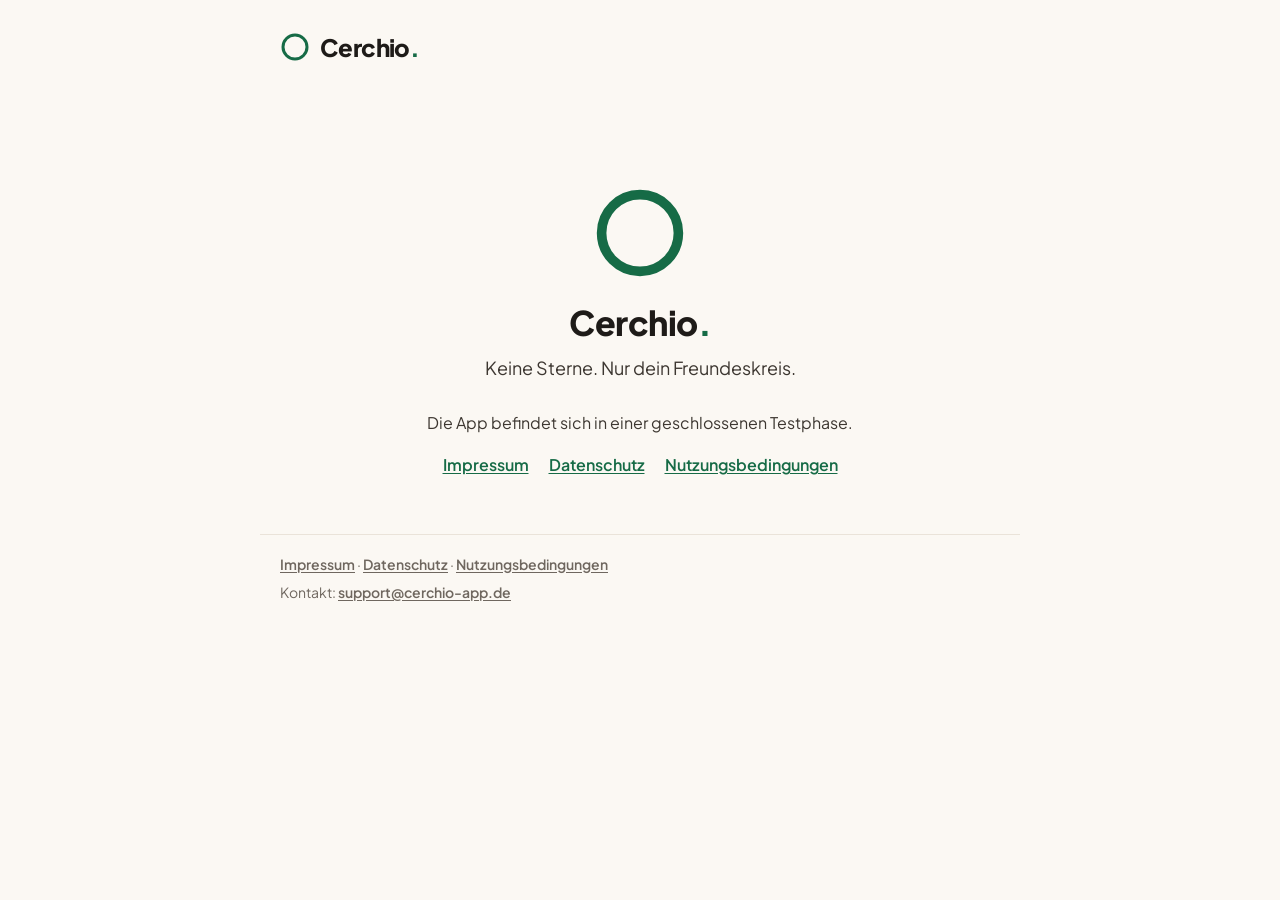
<file: index.html>
<!doctype html>
<html lang="de">
<head>
<meta charset="utf-8">
<meta name="viewport" content="width=device-width, initial-scale=1">
<title>Cerchio</title>
<meta name="description" content="Cerchio – Keine Sterne. Nur dein Freundeskreis.">
<link rel="icon" href="/icon.png">
<link rel="stylesheet" href="/stil.css">
</head>
<body class="start">
<header><a class="logo" href="/" aria-label="Cerchio – Startseite">
  <svg width="30" height="30" viewBox="0 0 30 30" aria-hidden="true"><circle cx="15" cy="15" r="12" fill="none" stroke="#166B46" stroke-width="3"/></svg>
  <span>Cerchio<span class="punkt">.</span></span>
</a></header>
<main>
<svg class="ring" width="96" height="96" viewBox="0 0 30 30" aria-hidden="true"><circle cx="15" cy="15" r="12" fill="none" stroke="#166B46" stroke-width="3"/></svg>
<h1>Cerchio<span style="color:#166B46">.</span></h1>
<p class="satz">Keine Sterne. Nur dein Freundeskreis.</p>
<p>Die App befindet sich in einer geschlossenen Testphase.</p>
<p class="links"><a href="/impressum/">Impressum</a><a href="/datenschutz/">Datenschutz</a><a href="/nutzungsbedingungen/">Nutzungsbedingungen</a></p>
</main>
<footer>
  <nav><a href="/impressum/">Impressum</a> · <a href="/datenschutz/">Datenschutz</a> · <a href="/nutzungsbedingungen/">Nutzungsbedingungen</a></nav>
  <p>Kontakt: <a href="mailto:support@cerchio-app.de">support@cerchio-app.de</a></p>
</footer>
</body>
</html>
</file>
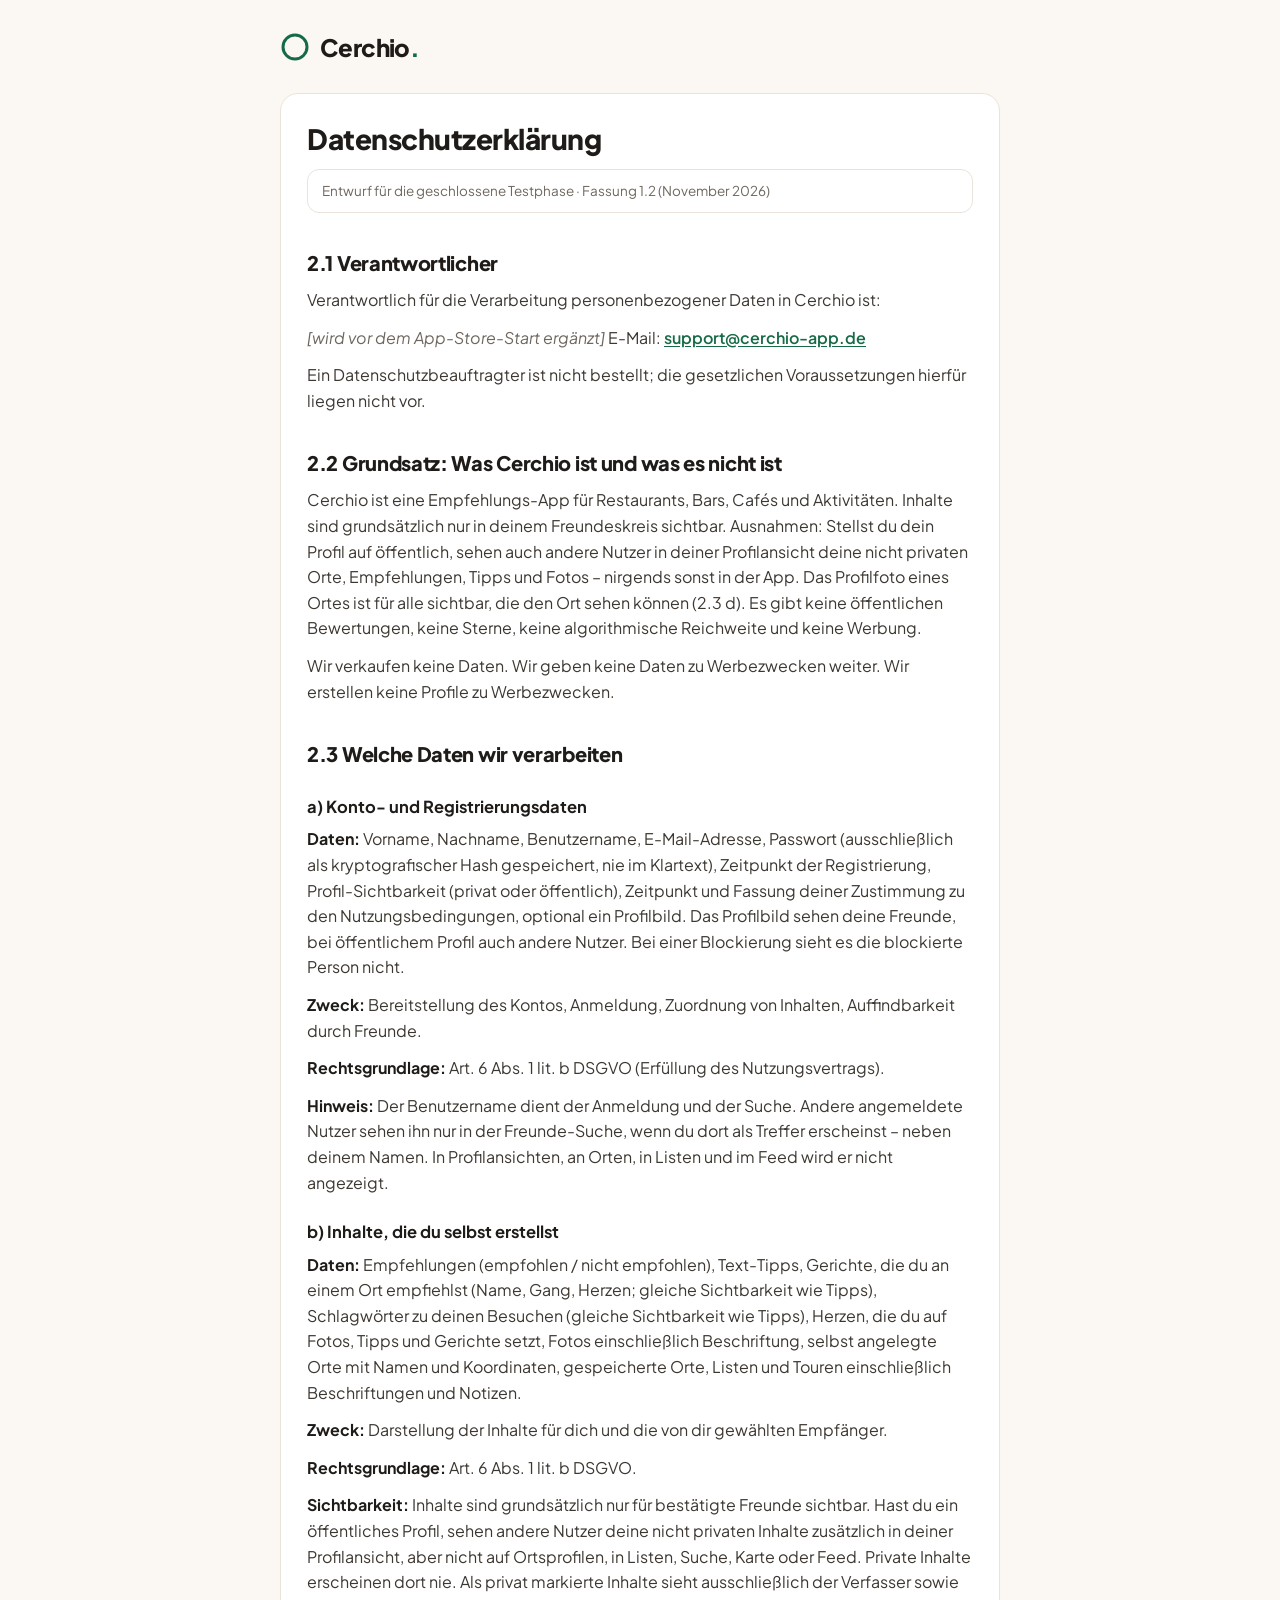
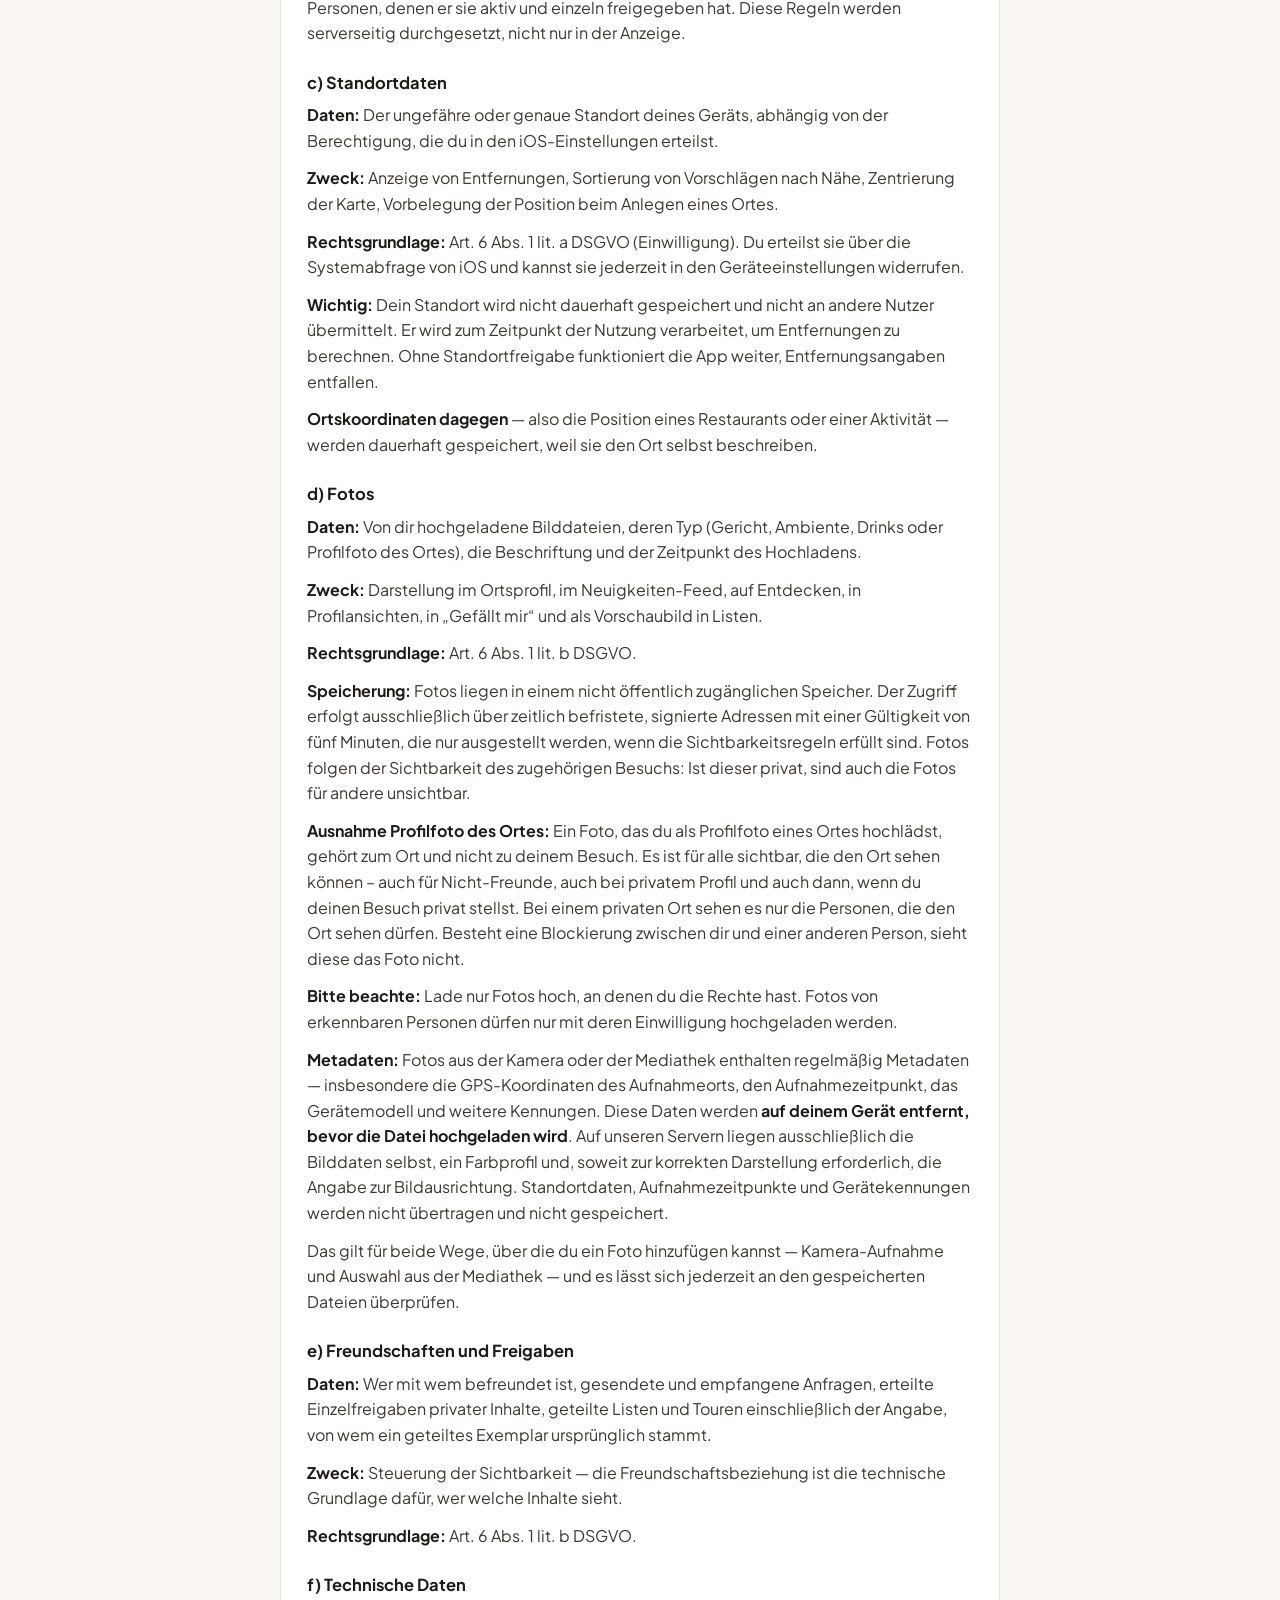
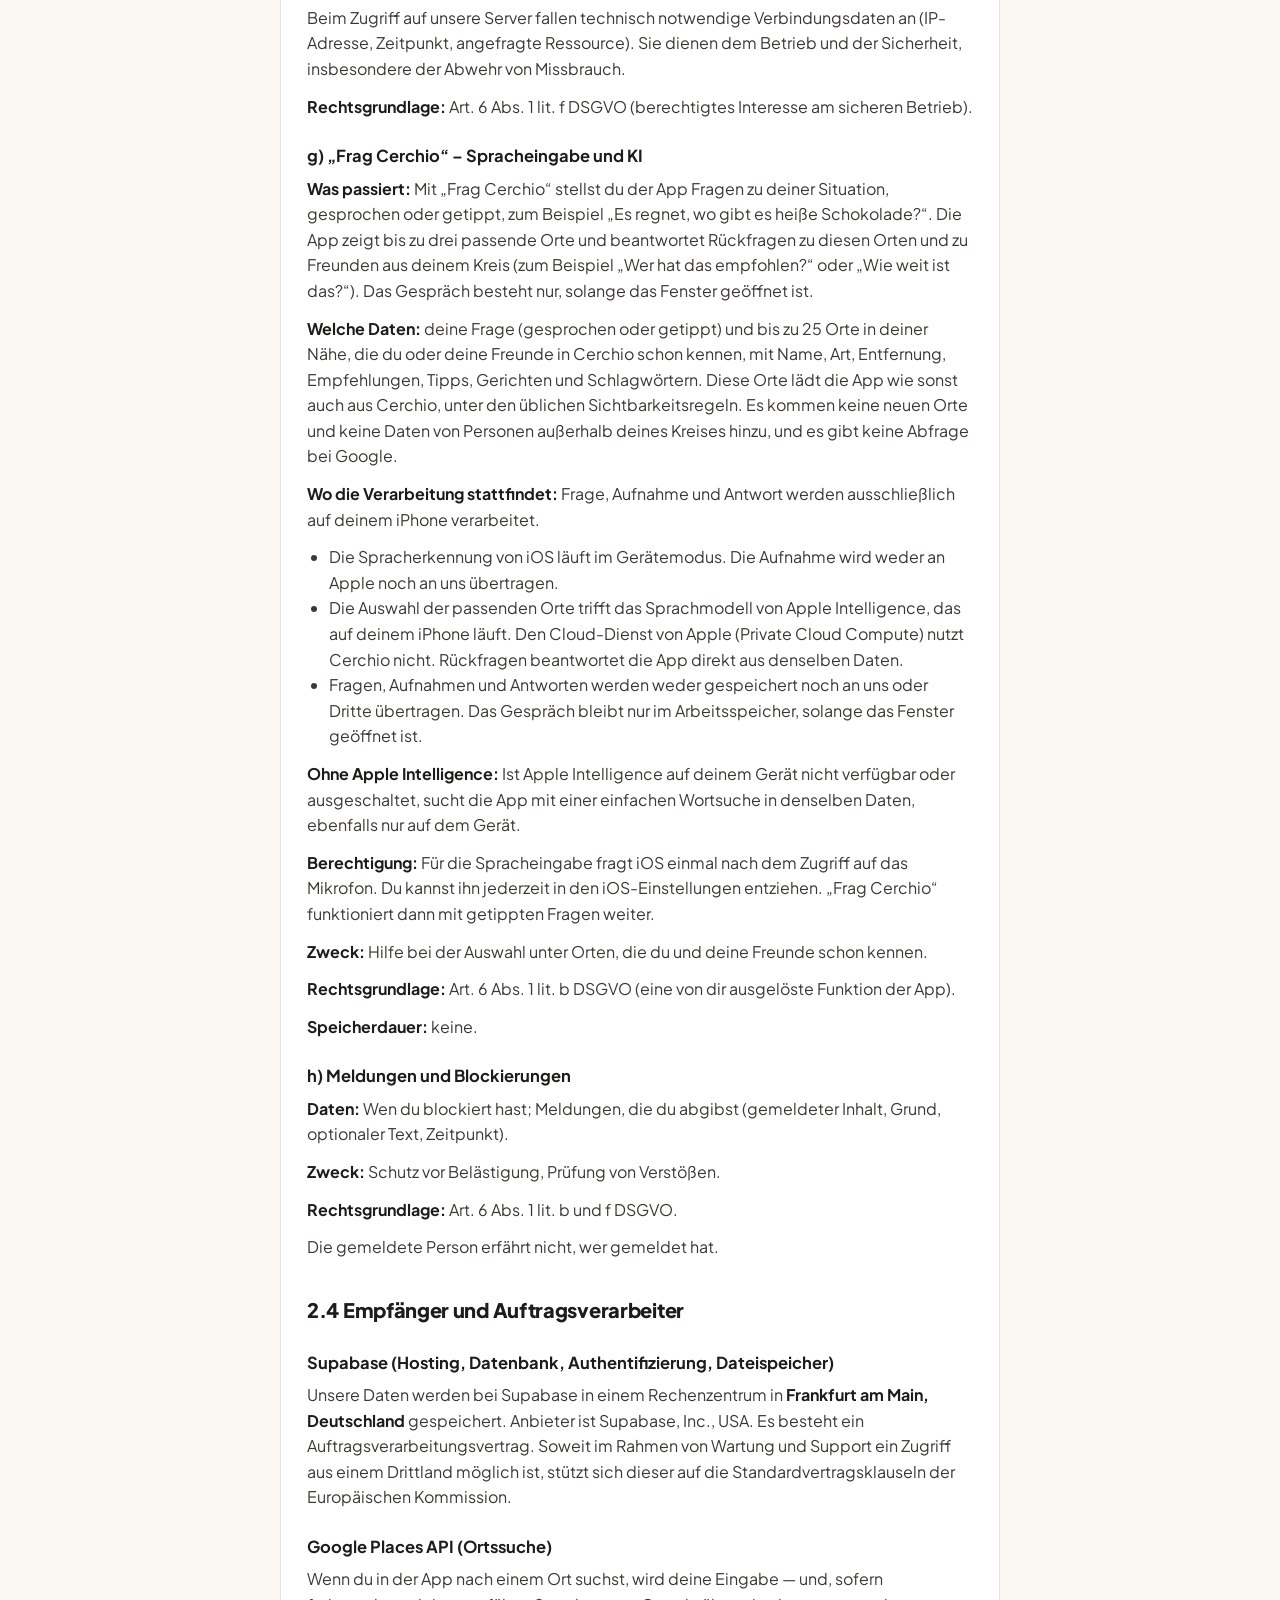
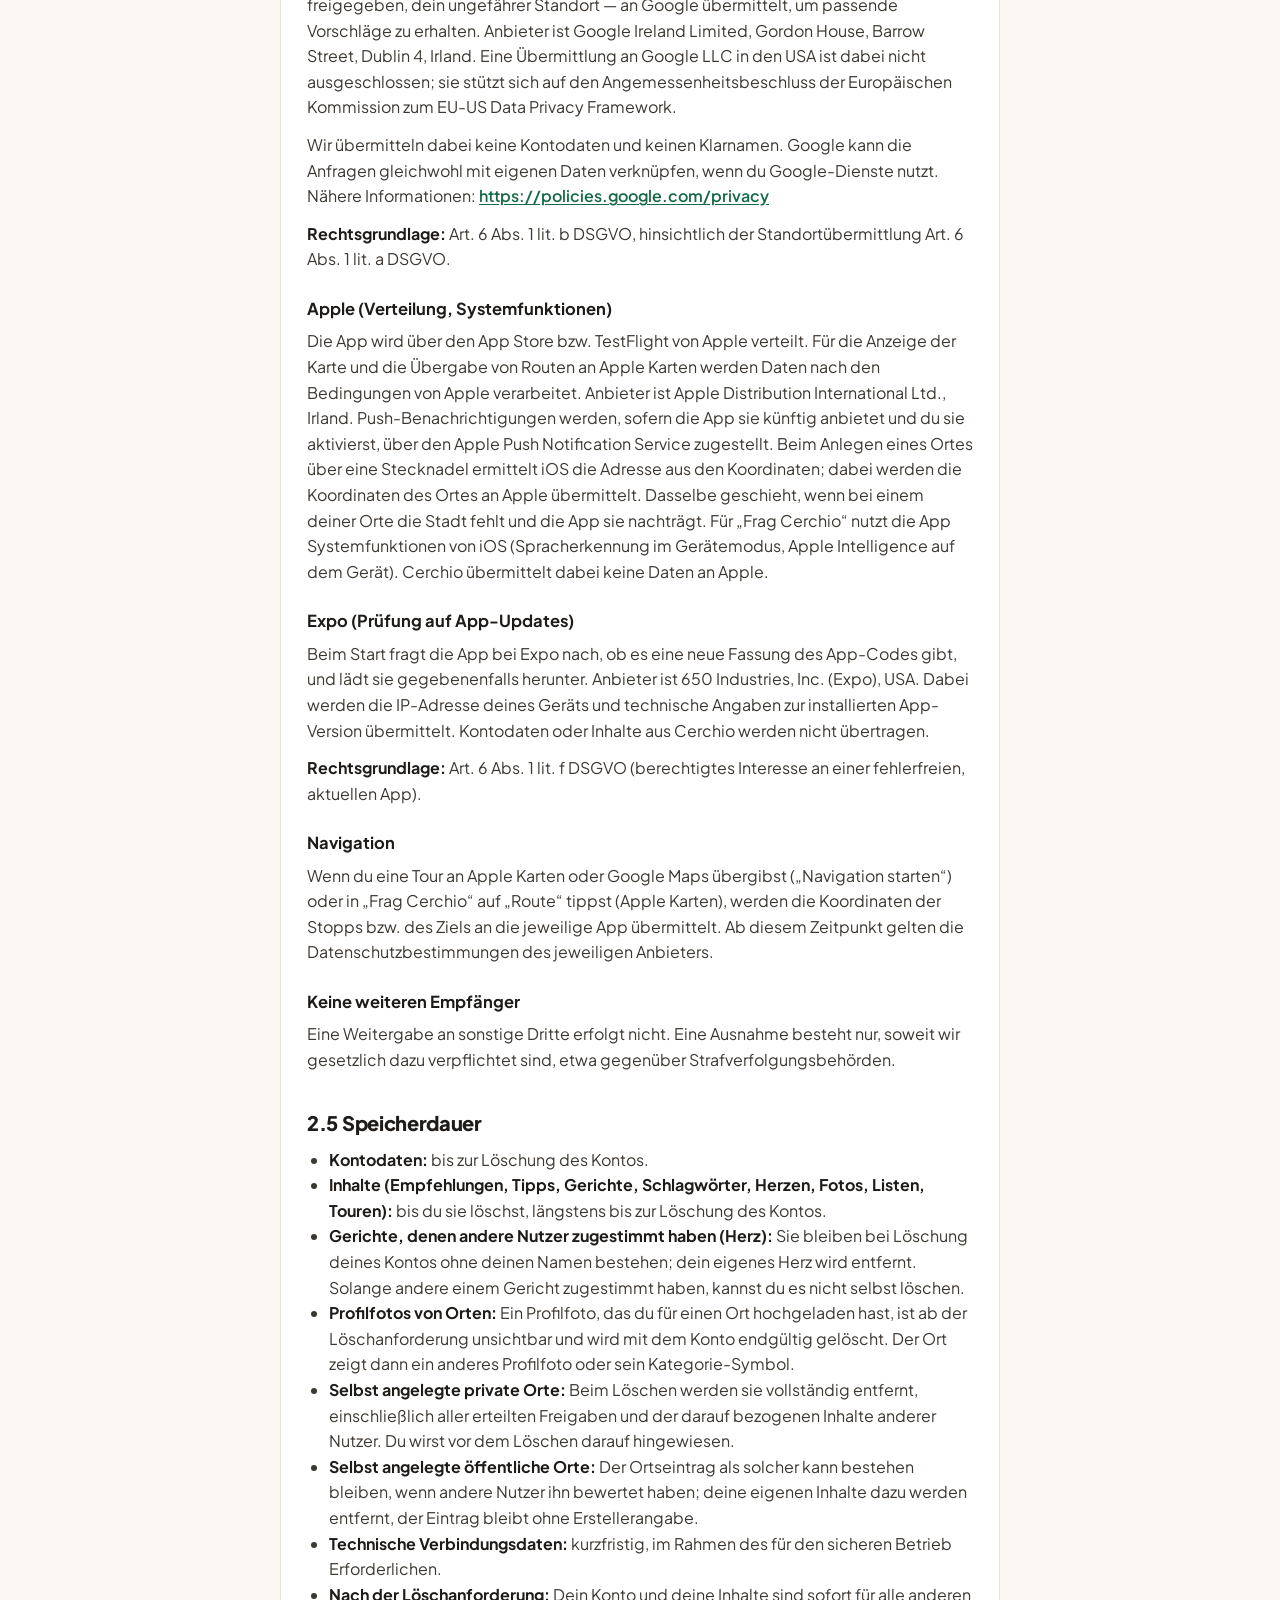
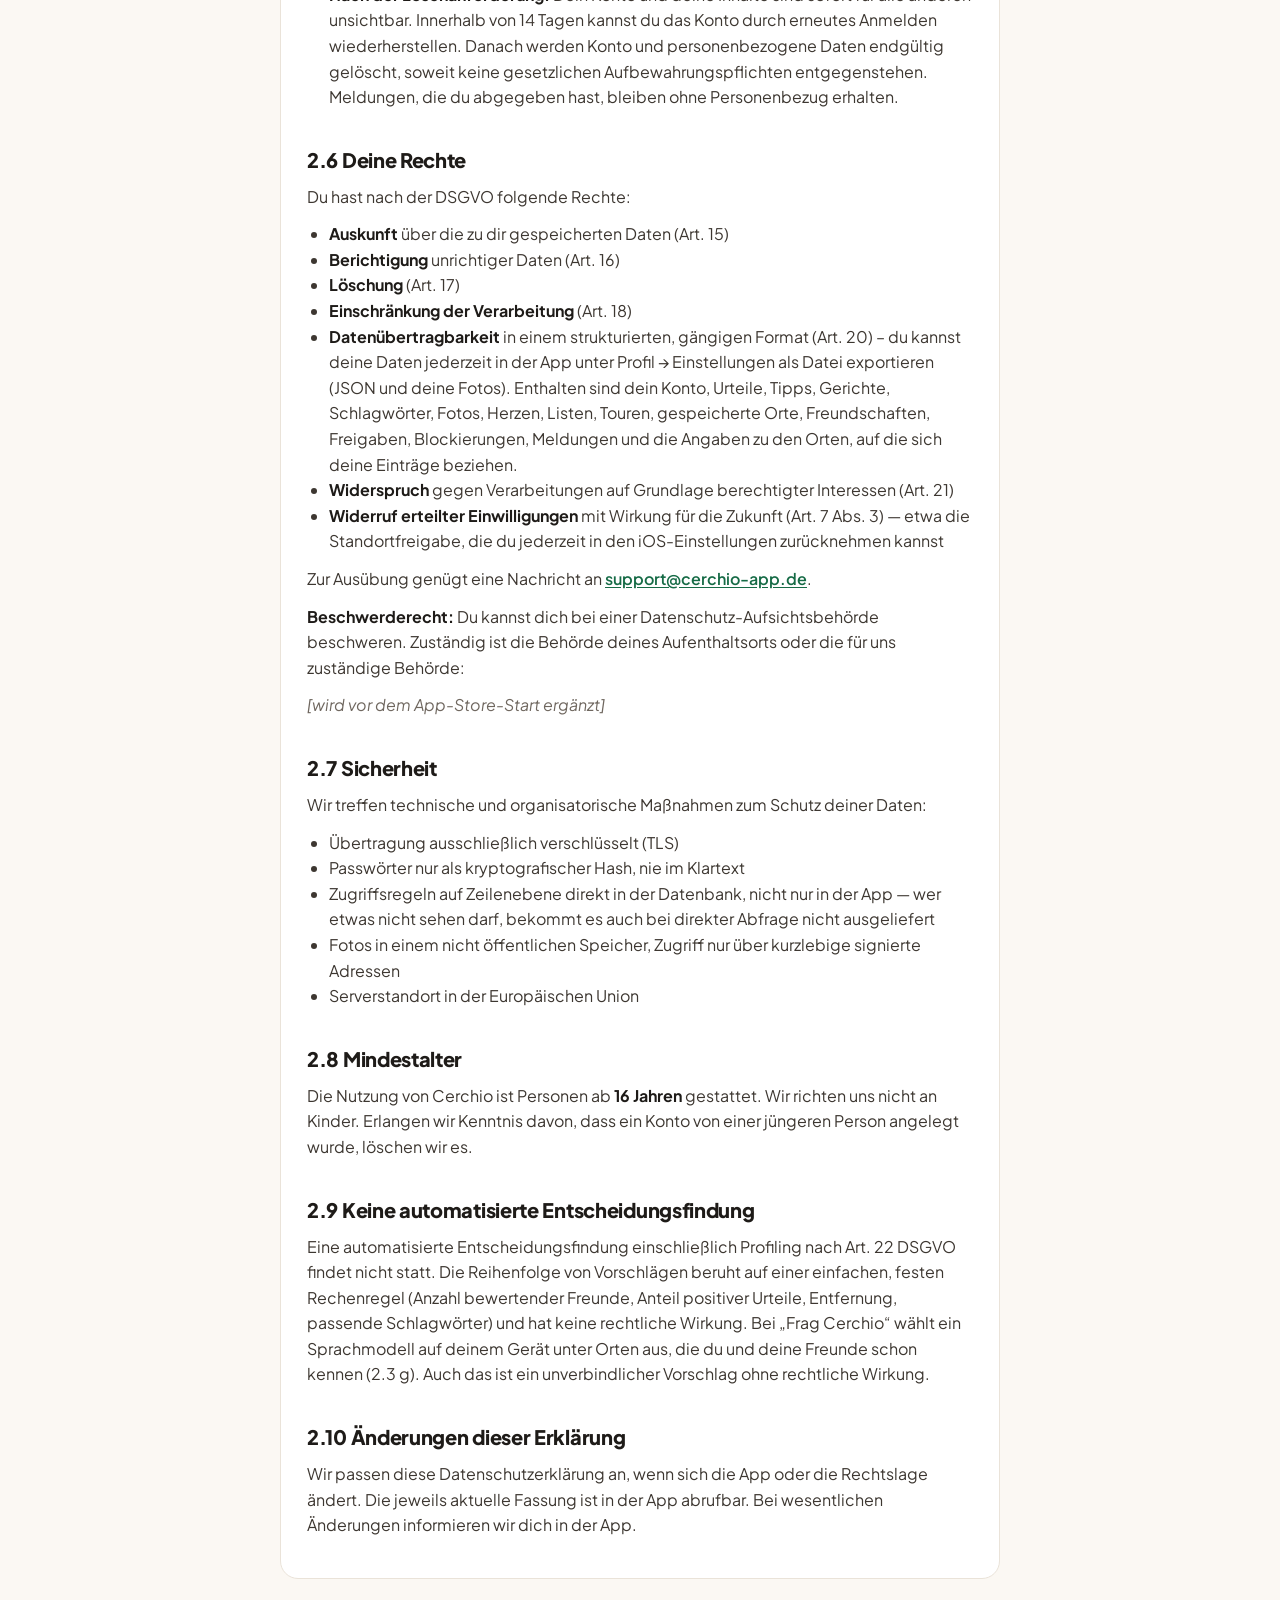
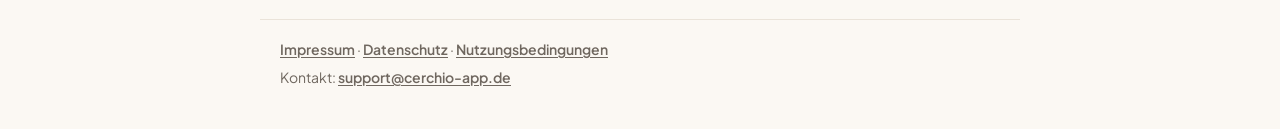
<file: datenschutz/index.html>
<!doctype html>
<html lang="de">
<head>
<meta charset="utf-8">
<meta name="viewport" content="width=device-width, initial-scale=1">
<title>Datenschutzerklärung – Cerchio</title>
<meta name="description" content="Datenschutzerklärung der App Cerchio">
<link rel="icon" href="/icon.png">
<link rel="stylesheet" href="/stil.css">
</head>
<body>
<header><a class="logo" href="/" aria-label="Cerchio – Startseite">
  <svg width="30" height="30" viewBox="0 0 30 30" aria-hidden="true"><circle cx="15" cy="15" r="12" fill="none" stroke="#166B46" stroke-width="3"/></svg>
  <span>Cerchio<span class="punkt">.</span></span>
</a></header>
<main>
<article class="karte">
<h1>Datenschutzerklärung</h1>
<span class="hinweis">Entwurf für die geschlossene Testphase · Fassung 1.2 (November 2026)</span>
<h2>2.1 Verantwortlicher</h2>
<p>Verantwortlich für die Verarbeitung personenbezogener Daten in Cerchio ist:</p>
<p><span class="platzhalter">[wird vor dem App-Store-Start ergänzt]</span> E-Mail: <a href="mailto:support@cerchio-app.de">support@cerchio-app.de</a></p>
<p>Ein Datenschutzbeauftragter ist nicht bestellt; die gesetzlichen Voraussetzungen hierfür liegen nicht vor.</p>
<h2>2.2 Grundsatz: Was Cerchio ist und was es nicht ist</h2>
<p>Cerchio ist eine Empfehlungs-App für Restaurants, Bars, Cafés und Aktivitäten. Inhalte sind grundsätzlich nur in deinem Freundeskreis sichtbar. Ausnahmen: Stellst du dein Profil auf öffentlich, sehen auch andere Nutzer in deiner Profilansicht deine nicht privaten Orte, Empfehlungen, Tipps und Fotos – nirgends sonst in der App. Das Profilfoto eines Ortes ist für alle sichtbar, die den Ort sehen können (2.3 d). Es gibt keine öffentlichen Bewertungen, keine Sterne, keine algorithmische Reichweite und keine Werbung.</p>
<p>Wir verkaufen keine Daten. Wir geben keine Daten zu Werbezwecken weiter. Wir erstellen keine Profile zu Werbezwecken.</p>
<h2>2.3 Welche Daten wir verarbeiten</h2>
<h3>a) Konto- und Registrierungsdaten</h3>
<p><strong>Daten:</strong> Vorname, Nachname, Benutzername, E-Mail-Adresse, Passwort (ausschließlich als kryptografischer Hash gespeichert, nie im Klartext), Zeitpunkt der Registrierung, Profil-Sichtbarkeit (privat oder öffentlich), Zeitpunkt und Fassung deiner Zustimmung zu den Nutzungsbedingungen, optional ein Profilbild. Das Profilbild sehen deine Freunde, bei öffentlichem Profil auch andere Nutzer. Bei einer Blockierung sieht es die blockierte Person nicht.</p>
<p><strong>Zweck:</strong> Bereitstellung des Kontos, Anmeldung, Zuordnung von Inhalten, Auffindbarkeit durch Freunde.</p>
<p><strong>Rechtsgrundlage:</strong> Art. 6 Abs. 1 lit. b DSGVO (Erfüllung des Nutzungsvertrags).</p>
<p><strong>Hinweis:</strong> Der Benutzername dient der Anmeldung und der Suche. Andere angemeldete Nutzer sehen ihn nur in der Freunde-Suche, wenn du dort als Treffer erscheinst – neben deinem Namen. In Profilansichten, an Orten, in Listen und im Feed wird er nicht angezeigt.</p>
<h3>b) Inhalte, die du selbst erstellst</h3>
<p><strong>Daten:</strong> Empfehlungen (empfohlen / nicht empfohlen), Text-Tipps, Gerichte, die du an einem Ort empfiehlst (Name, Gang, Herzen; gleiche Sichtbarkeit wie Tipps), Schlagwörter zu deinen Besuchen (gleiche Sichtbarkeit wie Tipps), Herzen, die du auf Fotos, Tipps und Gerichte setzt, Fotos einschließlich Beschriftung, selbst angelegte Orte mit Namen und Koordinaten, gespeicherte Orte, Listen und Touren einschließlich Beschriftungen und Notizen.</p>
<p><strong>Zweck:</strong> Darstellung der Inhalte für dich und die von dir gewählten Empfänger.</p>
<p><strong>Rechtsgrundlage:</strong> Art. 6 Abs. 1 lit. b DSGVO.</p>
<p><strong>Sichtbarkeit:</strong> Inhalte sind grundsätzlich nur für bestätigte Freunde sichtbar. Hast du ein öffentliches Profil, sehen andere Nutzer deine nicht privaten Inhalte zusätzlich in deiner Profilansicht, aber nicht auf Ortsprofilen, in Listen, Suche, Karte oder Feed. Private Inhalte erscheinen dort nie. Als privat markierte Inhalte sieht ausschließlich der Verfasser sowie Personen, denen er sie aktiv und einzeln freigegeben hat. Diese Regeln werden serverseitig durchgesetzt, nicht nur in der Anzeige.</p>
<h3>c) Standortdaten</h3>
<p><strong>Daten:</strong> Der ungefähre oder genaue Standort deines Geräts, abhängig von der Berechtigung, die du in den iOS-Einstellungen erteilst.</p>
<p><strong>Zweck:</strong> Anzeige von Entfernungen, Sortierung von Vorschlägen nach Nähe, Zentrierung der Karte, Vorbelegung der Position beim Anlegen eines Ortes.</p>
<p><strong>Rechtsgrundlage:</strong> Art. 6 Abs. 1 lit. a DSGVO (Einwilligung). Du erteilst sie über die Systemabfrage von iOS und kannst sie jederzeit in den Geräteeinstellungen widerrufen.</p>
<p><strong>Wichtig:</strong> Dein Standort wird nicht dauerhaft gespeichert und nicht an andere Nutzer übermittelt. Er wird zum Zeitpunkt der Nutzung verarbeitet, um Entfernungen zu berechnen. Ohne Standortfreigabe funktioniert die App weiter, Entfernungsangaben entfallen.</p>
<p><strong>Ortskoordinaten dagegen</strong> — also die Position eines Restaurants oder einer Aktivität — werden dauerhaft gespeichert, weil sie den Ort selbst beschreiben.</p>
<h3>d) Fotos</h3>
<p><strong>Daten:</strong> Von dir hochgeladene Bilddateien, deren Typ (Gericht, Ambiente, Drinks oder Profilfoto des Ortes), die Beschriftung und der Zeitpunkt des Hochladens.</p>
<p><strong>Zweck:</strong> Darstellung im Ortsprofil, im Neuigkeiten-Feed, auf Entdecken, in Profilansichten, in „Gefällt mir“ und als Vorschaubild in Listen.</p>
<p><strong>Rechtsgrundlage:</strong> Art. 6 Abs. 1 lit. b DSGVO.</p>
<p><strong>Speicherung:</strong> Fotos liegen in einem nicht öffentlich zugänglichen Speicher. Der Zugriff erfolgt ausschließlich über zeitlich befristete, signierte Adressen mit einer Gültigkeit von fünf Minuten, die nur ausgestellt werden, wenn die Sichtbarkeitsregeln erfüllt sind. Fotos folgen der Sichtbarkeit des zugehörigen Besuchs: Ist dieser privat, sind auch die Fotos für andere unsichtbar.</p>
<p><strong>Ausnahme Profilfoto des Ortes:</strong> Ein Foto, das du als Profilfoto eines Ortes hochlädst, gehört zum Ort und nicht zu deinem Besuch. Es ist für alle sichtbar, die den Ort sehen können – auch für Nicht-Freunde, auch bei privatem Profil und auch dann, wenn du deinen Besuch privat stellst. Bei einem privaten Ort sehen es nur die Personen, die den Ort sehen dürfen. Besteht eine Blockierung zwischen dir und einer anderen Person, sieht diese das Foto nicht.</p>
<p><strong>Bitte beachte:</strong> Lade nur Fotos hoch, an denen du die Rechte hast. Fotos von erkennbaren Personen dürfen nur mit deren Einwilligung hochgeladen werden.</p>
<p><strong>Metadaten:</strong> Fotos aus der Kamera oder der Mediathek enthalten regelmäßig Metadaten — insbesondere die GPS-Koordinaten des Aufnahmeorts, den Aufnahmezeitpunkt, das Gerätemodell und weitere Kennungen. Diese Daten werden <strong>auf deinem Gerät entfernt, bevor die Datei hochgeladen wird</strong>. Auf unseren Servern liegen ausschließlich die Bilddaten selbst, ein Farbprofil und, soweit zur korrekten Darstellung erforderlich, die Angabe zur Bildausrichtung. Standortdaten, Aufnahmezeitpunkte und Gerätekennungen werden nicht übertragen und nicht gespeichert.</p>
<p>Das gilt für beide Wege, über die du ein Foto hinzufügen kannst — Kamera-Aufnahme und Auswahl aus der Mediathek — und es lässt sich jederzeit an den gespeicherten Dateien überprüfen.</p>
<h3>e) Freundschaften und Freigaben</h3>
<p><strong>Daten:</strong> Wer mit wem befreundet ist, gesendete und empfangene Anfragen, erteilte Einzelfreigaben privater Inhalte, geteilte Listen und Touren einschließlich der Angabe, von wem ein geteiltes Exemplar ursprünglich stammt.</p>
<p><strong>Zweck:</strong> Steuerung der Sichtbarkeit — die Freundschaftsbeziehung ist die technische Grundlage dafür, wer welche Inhalte sieht.</p>
<p><strong>Rechtsgrundlage:</strong> Art. 6 Abs. 1 lit. b DSGVO.</p>
<h3>f) Technische Daten</h3>
<p>Beim Zugriff auf unsere Server fallen technisch notwendige Verbindungsdaten an (IP-Adresse, Zeitpunkt, angefragte Ressource). Sie dienen dem Betrieb und der Sicherheit, insbesondere der Abwehr von Missbrauch.</p>
<p><strong>Rechtsgrundlage:</strong> Art. 6 Abs. 1 lit. f DSGVO (berechtigtes Interesse am sicheren Betrieb).</p>
<h3>g) „Frag Cerchio“ – Spracheingabe und KI</h3>
<p><strong>Was passiert:</strong> Mit „Frag Cerchio“ stellst du der App Fragen zu deiner Situation, gesprochen oder getippt, zum Beispiel „Es regnet, wo gibt es heiße Schokolade?“. Die App zeigt bis zu drei passende Orte und beantwortet Rückfragen zu diesen Orten und zu Freunden aus deinem Kreis (zum Beispiel „Wer hat das empfohlen?“ oder „Wie weit ist das?“). Das Gespräch besteht nur, solange das Fenster geöffnet ist.</p>
<p><strong>Welche Daten:</strong> deine Frage (gesprochen oder getippt) und bis zu 25 Orte in deiner Nähe, die du oder deine Freunde in Cerchio schon kennen, mit Name, Art, Entfernung, Empfehlungen, Tipps, Gerichten und Schlagwörtern. Diese Orte lädt die App wie sonst auch aus Cerchio, unter den üblichen Sichtbarkeitsregeln. Es kommen keine neuen Orte und keine Daten von Personen außerhalb deines Kreises hinzu, und es gibt keine Abfrage bei Google.</p>
<p><strong>Wo die Verarbeitung stattfindet:</strong> Frage, Aufnahme und Antwort werden ausschließlich auf deinem iPhone verarbeitet.</p>
<ul><li>Die Spracherkennung von iOS läuft im Gerätemodus. Die Aufnahme wird weder an Apple noch an uns übertragen.</li><li>Die Auswahl der passenden Orte trifft das Sprachmodell von Apple Intelligence, das auf deinem iPhone läuft. Den Cloud-Dienst von Apple (Private Cloud Compute) nutzt Cerchio nicht. Rückfragen beantwortet die App direkt aus denselben Daten.</li><li>Fragen, Aufnahmen und Antworten werden weder gespeichert noch an uns oder Dritte übertragen. Das Gespräch bleibt nur im Arbeitsspeicher, solange das Fenster geöffnet ist.</li></ul>
<p><strong>Ohne Apple Intelligence:</strong> Ist Apple Intelligence auf deinem Gerät nicht verfügbar oder ausgeschaltet, sucht die App mit einer einfachen Wortsuche in denselben Daten, ebenfalls nur auf dem Gerät.</p>
<p><strong>Berechtigung:</strong> Für die Spracheingabe fragt iOS einmal nach dem Zugriff auf das Mikrofon. Du kannst ihn jederzeit in den iOS-Einstellungen entziehen. „Frag Cerchio“ funktioniert dann mit getippten Fragen weiter.</p>
<p><strong>Zweck:</strong> Hilfe bei der Auswahl unter Orten, die du und deine Freunde schon kennen.</p>
<p><strong>Rechtsgrundlage:</strong> Art. 6 Abs. 1 lit. b DSGVO (eine von dir ausgelöste Funktion der App).</p>
<p><strong>Speicherdauer:</strong> keine.</p>
<h3>h) Meldungen und Blockierungen</h3>
<p><strong>Daten:</strong> Wen du blockiert hast; Meldungen, die du abgibst (gemeldeter Inhalt, Grund, optionaler Text, Zeitpunkt).</p>
<p><strong>Zweck:</strong> Schutz vor Belästigung, Prüfung von Verstößen.</p>
<p><strong>Rechtsgrundlage:</strong> Art. 6 Abs. 1 lit. b und f DSGVO.</p>
<p>Die gemeldete Person erfährt nicht, wer gemeldet hat.</p>
<h2>2.4 Empfänger und Auftragsverarbeiter</h2>
<h3>Supabase (Hosting, Datenbank, Authentifizierung, Dateispeicher)</h3>
<p>Unsere Daten werden bei Supabase in einem Rechenzentrum in <strong>Frankfurt am Main, Deutschland</strong> gespeichert. Anbieter ist Supabase, Inc., USA. Es besteht ein Auftragsverarbeitungsvertrag. Soweit im Rahmen von Wartung und Support ein Zugriff aus einem Drittland möglich ist, stützt sich dieser auf die Standardvertragsklauseln der Europäischen Kommission.</p>
<h3>Google Places API (Ortssuche)</h3>
<p>Wenn du in der App nach einem Ort suchst, wird deine Eingabe — und, sofern freigegeben, dein ungefährer Standort — an Google übermittelt, um passende Vorschläge zu erhalten. Anbieter ist Google Ireland Limited, Gordon House, Barrow Street, Dublin 4, Irland. Eine Übermittlung an Google LLC in den USA ist dabei nicht ausgeschlossen; sie stützt sich auf den Angemessenheitsbeschluss der Europäischen Kommission zum EU-US Data Privacy Framework.</p>
<p>Wir übermitteln dabei keine Kontodaten und keinen Klarnamen. Google kann die Anfragen gleichwohl mit eigenen Daten verknüpfen, wenn du Google-Dienste nutzt. Nähere Informationen: <a href="https://policies.google.com/privacy">https://policies.google.com/privacy</a></p>
<p><strong>Rechtsgrundlage:</strong> Art. 6 Abs. 1 lit. b DSGVO, hinsichtlich der Standortübermittlung Art. 6 Abs. 1 lit. a DSGVO.</p>
<h3>Apple (Verteilung, Systemfunktionen)</h3>
<p>Die App wird über den App Store bzw. TestFlight von Apple verteilt. Für die Anzeige der Karte und die Übergabe von Routen an Apple Karten werden Daten nach den Bedingungen von Apple verarbeitet. Anbieter ist Apple Distribution International Ltd., Irland. Push-Benachrichtigungen werden, sofern die App sie künftig anbietet und du sie aktivierst, über den Apple Push Notification Service zugestellt. Beim Anlegen eines Ortes über eine Stecknadel ermittelt iOS die Adresse aus den Koordinaten; dabei werden die Koordinaten des Ortes an Apple übermittelt. Dasselbe geschieht, wenn bei einem deiner Orte die Stadt fehlt und die App sie nachträgt. Für „Frag Cerchio“ nutzt die App Systemfunktionen von iOS (Spracherkennung im Gerätemodus, Apple Intelligence auf dem Gerät). Cerchio übermittelt dabei keine Daten an Apple.</p>
<h3>Expo (Prüfung auf App-Updates)</h3>
<p>Beim Start fragt die App bei Expo nach, ob es eine neue Fassung des App-Codes gibt, und lädt sie gegebenenfalls herunter. Anbieter ist 650 Industries, Inc. (Expo), USA. Dabei werden die IP-Adresse deines Geräts und technische Angaben zur installierten App-Version übermittelt. Kontodaten oder Inhalte aus Cerchio werden nicht übertragen.</p>
<p><strong>Rechtsgrundlage:</strong> Art. 6 Abs. 1 lit. f DSGVO (berechtigtes Interesse an einer fehlerfreien, aktuellen App).</p>
<h3>Navigation</h3>
<p>Wenn du eine Tour an Apple Karten oder Google Maps übergibst („Navigation starten“) oder in „Frag Cerchio“ auf „Route“ tippst (Apple Karten), werden die Koordinaten der Stopps bzw. des Ziels an die jeweilige App übermittelt. Ab diesem Zeitpunkt gelten die Datenschutzbestimmungen des jeweiligen Anbieters.</p>
<h3>Keine weiteren Empfänger</h3>
<p>Eine Weitergabe an sonstige Dritte erfolgt nicht. Eine Ausnahme besteht nur, soweit wir gesetzlich dazu verpflichtet sind, etwa gegenüber Strafverfolgungsbehörden.</p>
<h2>2.5 Speicherdauer</h2>
<ul><li><strong>Kontodaten:</strong> bis zur Löschung des Kontos.</li><li><strong>Inhalte (Empfehlungen, Tipps, Gerichte, Schlagwörter, Herzen, Fotos, Listen, Touren):</strong> bis du sie löschst, längstens bis zur Löschung des Kontos.</li><li><strong>Gerichte, denen andere Nutzer zugestimmt haben (Herz):</strong> Sie bleiben bei Löschung deines Kontos ohne deinen Namen bestehen; dein eigenes Herz wird entfernt. Solange andere einem Gericht zugestimmt haben, kannst du es nicht selbst löschen.</li><li><strong>Profilfotos von Orten:</strong> Ein Profilfoto, das du für einen Ort hochgeladen hast, ist ab der Löschanforderung unsichtbar und wird mit dem Konto endgültig gelöscht. Der Ort zeigt dann ein anderes Profilfoto oder sein Kategorie-Symbol.</li><li><strong>Selbst angelegte private Orte:</strong> Beim Löschen werden sie vollständig entfernt, einschließlich aller erteilten Freigaben und der darauf bezogenen Inhalte anderer Nutzer. Du wirst vor dem Löschen darauf hingewiesen.</li><li><strong>Selbst angelegte öffentliche Orte:</strong> Der Ortseintrag als solcher kann bestehen bleiben, wenn andere Nutzer ihn bewertet haben; deine eigenen Inhalte dazu werden entfernt, der Eintrag bleibt ohne Erstellerangabe.</li><li><strong>Technische Verbindungsdaten:</strong> kurzfristig, im Rahmen des für den sicheren Betrieb Erforderlichen.</li><li><strong>Nach der Löschanforderung:</strong> Dein Konto und deine Inhalte sind sofort für alle anderen unsichtbar. Innerhalb von 14 Tagen kannst du das Konto durch erneutes Anmelden wiederherstellen. Danach werden Konto und personenbezogene Daten endgültig gelöscht, soweit keine gesetzlichen Aufbewahrungspflichten entgegenstehen. Meldungen, die du abgegeben hast, bleiben ohne Personenbezug erhalten.</li></ul>
<h2>2.6 Deine Rechte</h2>
<p>Du hast nach der DSGVO folgende Rechte:</p>
<ul><li><strong>Auskunft</strong> über die zu dir gespeicherten Daten (Art. 15)</li><li><strong>Berichtigung</strong> unrichtiger Daten (Art. 16)</li><li><strong>Löschung</strong> (Art. 17)</li><li><strong>Einschränkung der Verarbeitung</strong> (Art. 18)</li><li><strong>Datenübertragbarkeit</strong> in einem strukturierten, gängigen Format (Art. 20) – du kannst deine Daten jederzeit in der App unter Profil → Einstellungen als Datei exportieren (JSON und deine Fotos). Enthalten sind dein Konto, Urteile, Tipps, Gerichte, Schlagwörter, Fotos, Herzen, Listen, Touren, gespeicherte Orte, Freundschaften, Freigaben, Blockierungen, Meldungen und die Angaben zu den Orten, auf die sich deine Einträge beziehen.</li><li><strong>Widerspruch</strong> gegen Verarbeitungen auf Grundlage berechtigter Interessen (Art. 21)</li><li><strong>Widerruf erteilter Einwilligungen</strong> mit Wirkung für die Zukunft (Art. 7 Abs. 3) — etwa die Standortfreigabe, die du jederzeit in den iOS-Einstellungen zurücknehmen kannst</li></ul>
<p>Zur Ausübung genügt eine Nachricht an <a href="mailto:support@cerchio-app.de">support@cerchio-app.de</a>.</p>
<p><strong>Beschwerderecht:</strong> Du kannst dich bei einer Datenschutz-Aufsichtsbehörde beschweren. Zuständig ist die Behörde deines Aufenthaltsorts oder die für uns zuständige Behörde:</p>
<p><span class="platzhalter">[wird vor dem App-Store-Start ergänzt]</span></p>
<h2>2.7 Sicherheit</h2>
<p>Wir treffen technische und organisatorische Maßnahmen zum Schutz deiner Daten:</p>
<ul><li>Übertragung ausschließlich verschlüsselt (TLS)</li><li>Passwörter nur als kryptografischer Hash, nie im Klartext</li><li>Zugriffsregeln auf Zeilenebene direkt in der Datenbank, nicht nur in der App — wer etwas nicht sehen darf, bekommt es auch bei direkter Abfrage nicht ausgeliefert</li><li>Fotos in einem nicht öffentlichen Speicher, Zugriff nur über kurzlebige signierte Adressen</li><li>Serverstandort in der Europäischen Union</li></ul>
<h2>2.8 Mindestalter</h2>
<p>Die Nutzung von Cerchio ist Personen ab <strong>16 Jahren</strong> gestattet. Wir richten uns nicht an Kinder. Erlangen wir Kenntnis davon, dass ein Konto von einer jüngeren Person angelegt wurde, löschen wir es.</p>
<h2>2.9 Keine automatisierte Entscheidungsfindung</h2>
<p>Eine automatisierte Entscheidungsfindung einschließlich Profiling nach Art. 22 DSGVO findet nicht statt. Die Reihenfolge von Vorschlägen beruht auf einer einfachen, festen Rechenregel (Anzahl bewertender Freunde, Anteil positiver Urteile, Entfernung, passende Schlagwörter) und hat keine rechtliche Wirkung. Bei „Frag Cerchio“ wählt ein Sprachmodell auf deinem Gerät unter Orten aus, die du und deine Freunde schon kennen (2.3 g). Auch das ist ein unverbindlicher Vorschlag ohne rechtliche Wirkung.</p>
<h2>2.10 Änderungen dieser Erklärung</h2>
<p>Wir passen diese Datenschutzerklärung an, wenn sich die App oder die Rechtslage ändert. Die jeweils aktuelle Fassung ist in der App abrufbar. Bei wesentlichen Änderungen informieren wir dich in der App.</p>
</article>
</main>
<footer>
  <nav><a href="/impressum/">Impressum</a> · <a href="/datenschutz/">Datenschutz</a> · <a href="/nutzungsbedingungen/">Nutzungsbedingungen</a></nav>
  <p>Kontakt: <a href="mailto:support@cerchio-app.de">support@cerchio-app.de</a></p>
</footer>
</body>
</html>
</file>
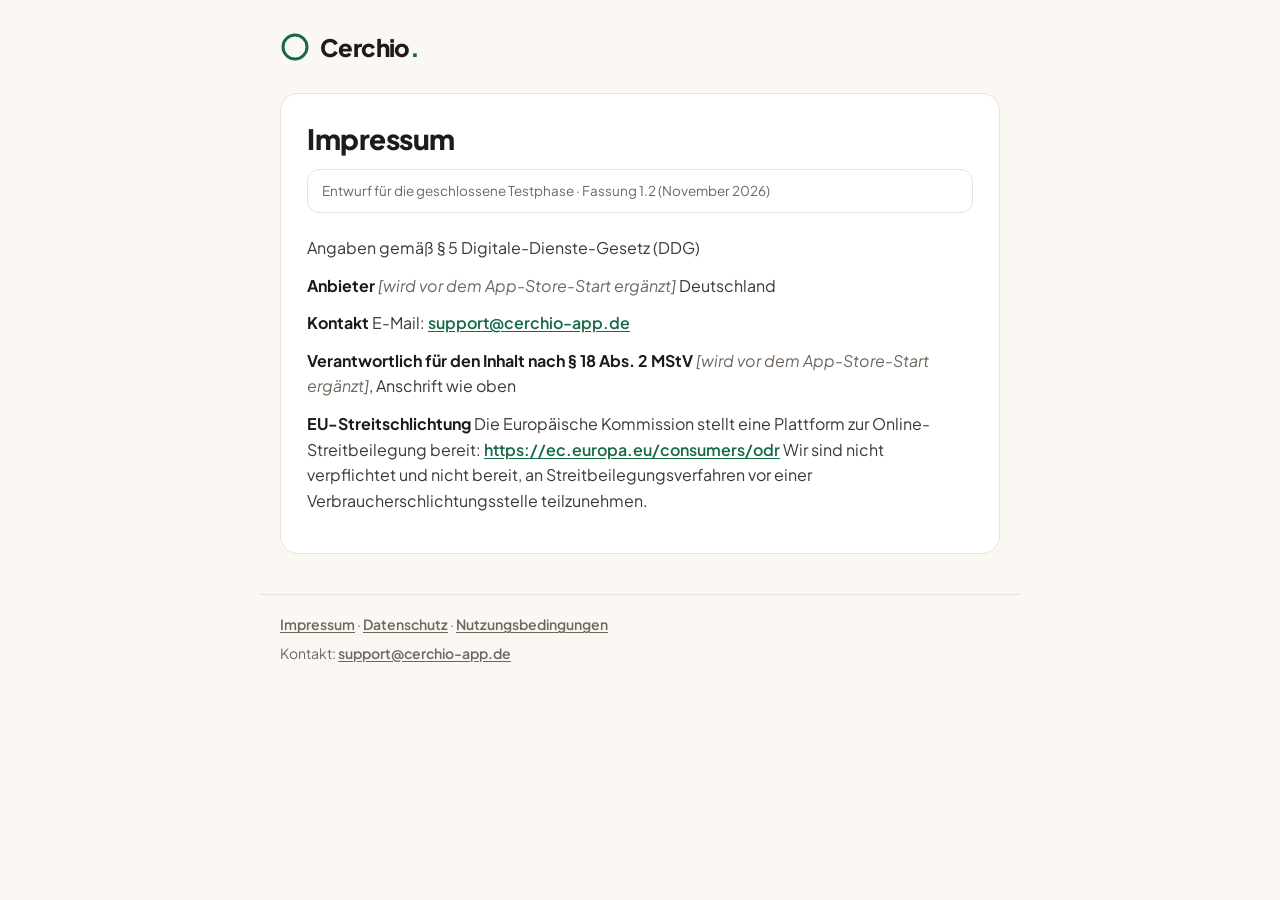
<file: impressum/index.html>
<!doctype html>
<html lang="de">
<head>
<meta charset="utf-8">
<meta name="viewport" content="width=device-width, initial-scale=1">
<title>Impressum – Cerchio</title>
<meta name="description" content="Impressum der App Cerchio">
<link rel="icon" href="/icon.png">
<link rel="stylesheet" href="/stil.css">
</head>
<body>
<header><a class="logo" href="/" aria-label="Cerchio – Startseite">
  <svg width="30" height="30" viewBox="0 0 30 30" aria-hidden="true"><circle cx="15" cy="15" r="12" fill="none" stroke="#166B46" stroke-width="3"/></svg>
  <span>Cerchio<span class="punkt">.</span></span>
</a></header>
<main>
<article class="karte">
<h1>Impressum</h1>
<span class="hinweis">Entwurf für die geschlossene Testphase · Fassung 1.2 (November 2026)</span>
<p>Angaben gemäß § 5 Digitale-Dienste-Gesetz (DDG)</p>
<p><strong>Anbieter</strong> <span class="platzhalter">[wird vor dem App-Store-Start ergänzt]</span> Deutschland</p>
<p><strong>Kontakt</strong> E-Mail: <a href="mailto:support@cerchio-app.de">support@cerchio-app.de</a></p>
<p><strong>Verantwortlich für den Inhalt nach § 18 Abs. 2 MStV</strong> <span class="platzhalter">[wird vor dem App-Store-Start ergänzt]</span>, Anschrift wie oben</p>
<p><strong>EU-Streitschlichtung</strong> Die Europäische Kommission stellt eine Plattform zur Online-Streitbeilegung bereit: <a href="https://ec.europa.eu/consumers/odr">https://ec.europa.eu/consumers/odr</a> Wir sind nicht verpflichtet und nicht bereit, an Streitbeilegungsverfahren vor einer Verbraucherschlichtungsstelle teilzunehmen.</p>
</article>
</main>
<footer>
  <nav><a href="/impressum/">Impressum</a> · <a href="/datenschutz/">Datenschutz</a> · <a href="/nutzungsbedingungen/">Nutzungsbedingungen</a></nav>
  <p>Kontakt: <a href="mailto:support@cerchio-app.de">support@cerchio-app.de</a></p>
</footer>
</body>
</html>
</file>
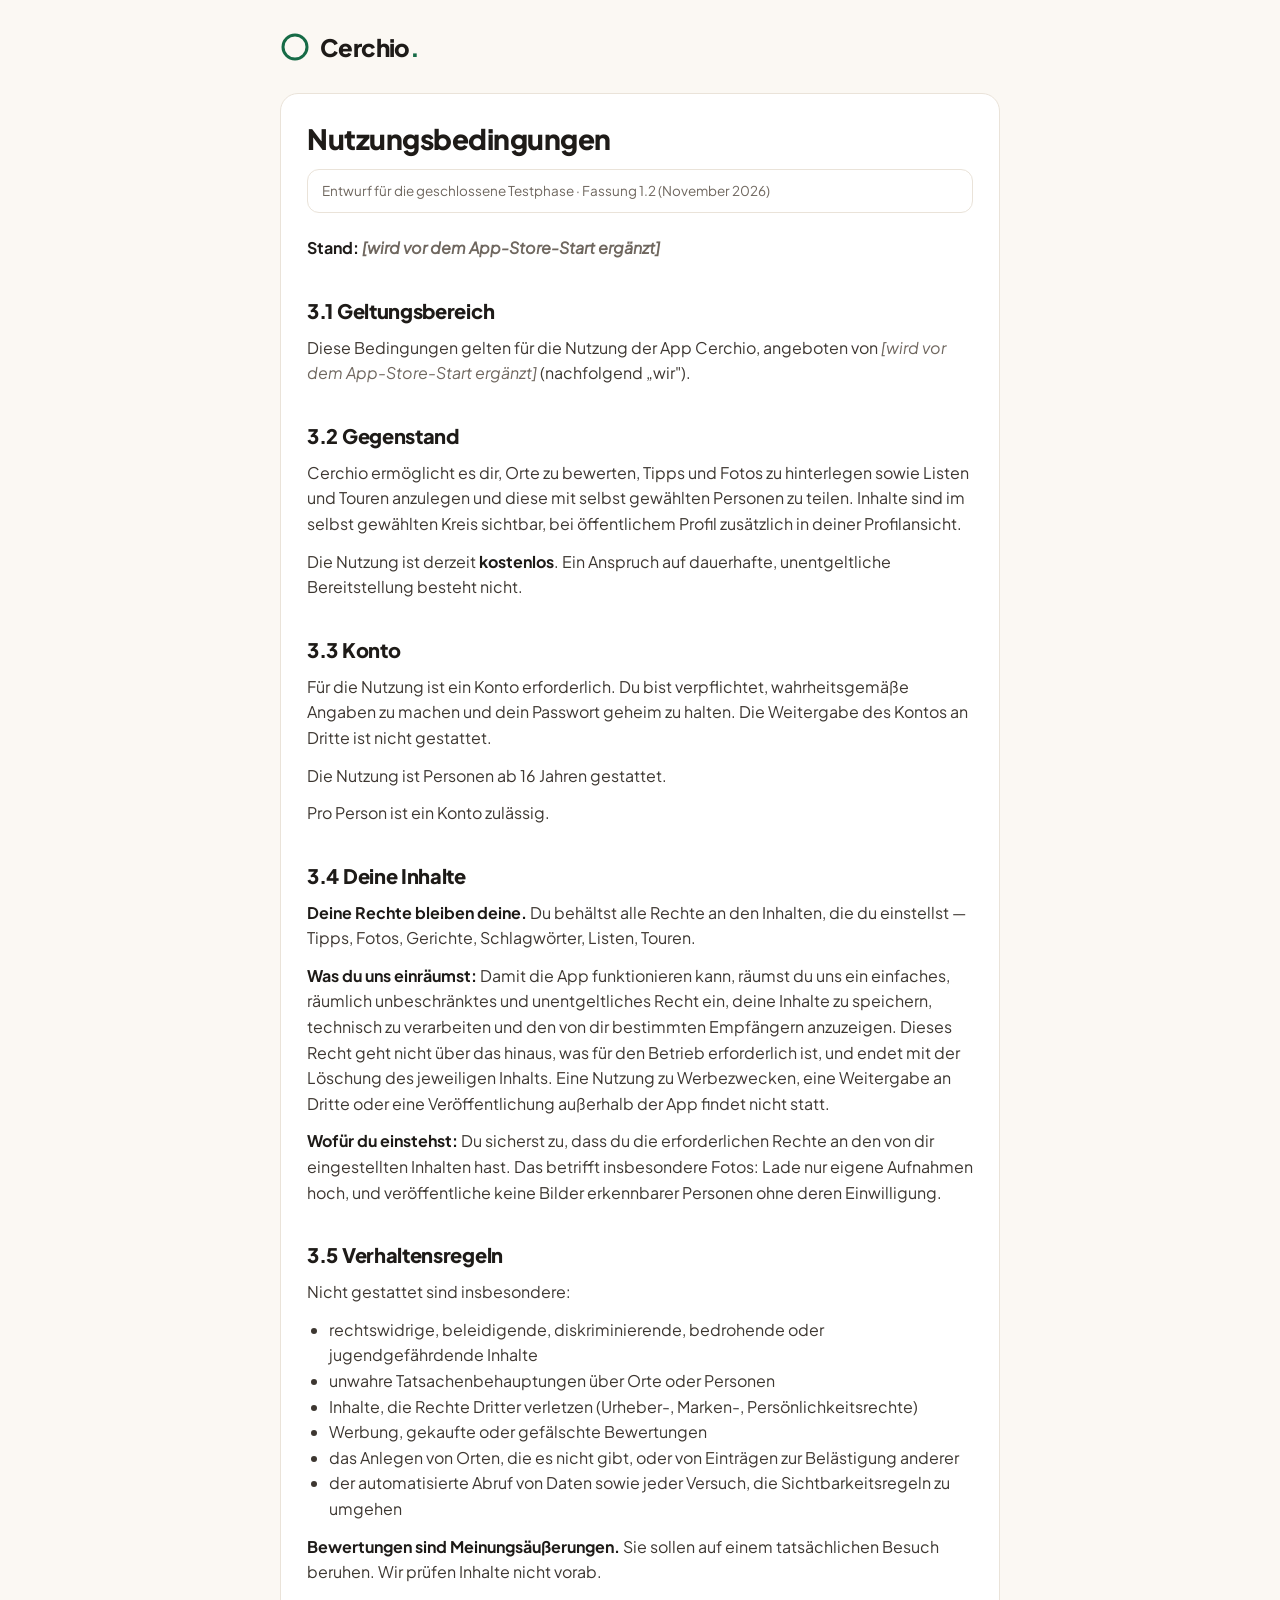
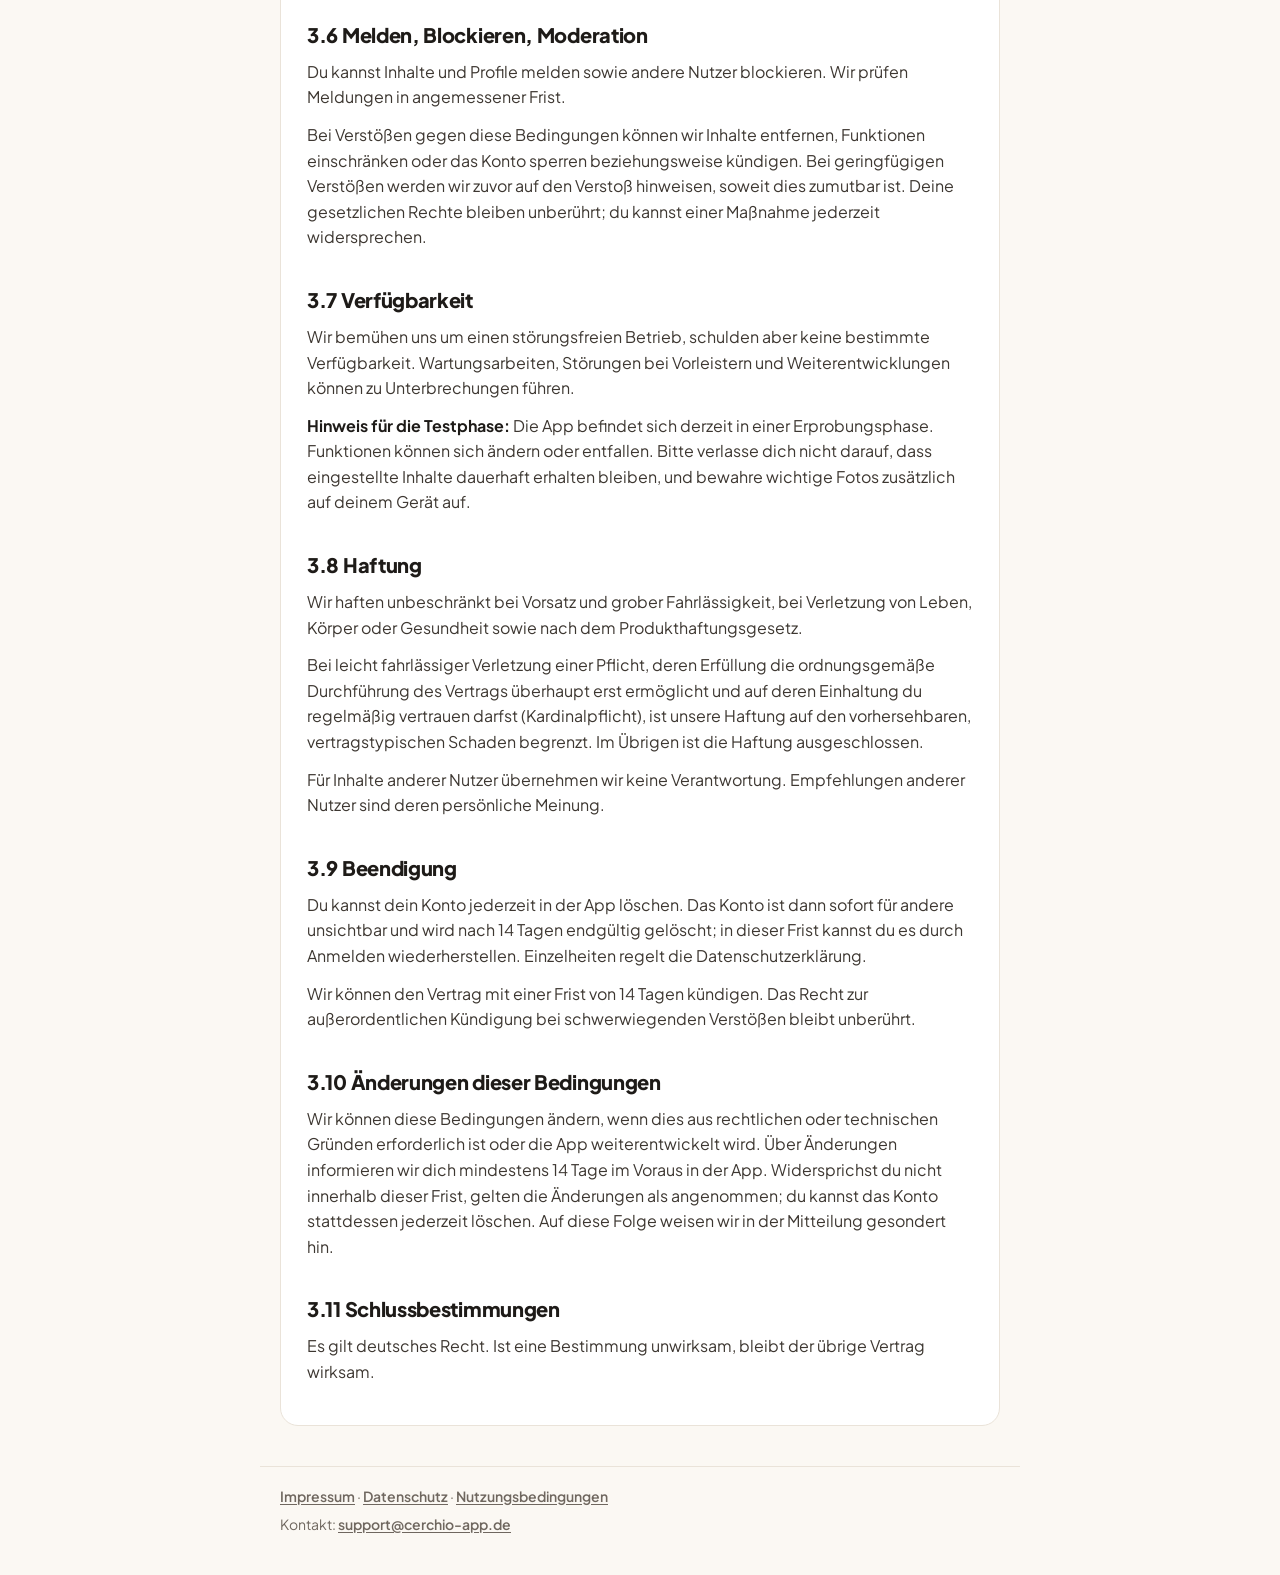
<file: nutzungsbedingungen/index.html>
<!doctype html>
<html lang="de">
<head>
<meta charset="utf-8">
<meta name="viewport" content="width=device-width, initial-scale=1">
<title>Nutzungsbedingungen – Cerchio</title>
<meta name="description" content="Nutzungsbedingungen der App Cerchio">
<link rel="icon" href="/icon.png">
<link rel="stylesheet" href="/stil.css">
</head>
<body>
<header><a class="logo" href="/" aria-label="Cerchio – Startseite">
  <svg width="30" height="30" viewBox="0 0 30 30" aria-hidden="true"><circle cx="15" cy="15" r="12" fill="none" stroke="#166B46" stroke-width="3"/></svg>
  <span>Cerchio<span class="punkt">.</span></span>
</a></header>
<main>
<article class="karte">
<h1>Nutzungsbedingungen</h1>
<span class="hinweis">Entwurf für die geschlossene Testphase · Fassung 1.2 (November 2026)</span>
<p><strong>Stand: </strong><strong><span class="platzhalter">[wird vor dem App-Store-Start ergänzt]</span></strong></p>
<h2>3.1 Geltungsbereich</h2>
<p>Diese Bedingungen gelten für die Nutzung der App Cerchio, angeboten von <span class="platzhalter">[wird vor dem App-Store-Start ergänzt]</span> (nachfolgend „wir&quot;).</p>
<h2>3.2 Gegenstand</h2>
<p>Cerchio ermöglicht es dir, Orte zu bewerten, Tipps und Fotos zu hinterlegen sowie Listen und Touren anzulegen und diese mit selbst gewählten Personen zu teilen. Inhalte sind im selbst gewählten Kreis sichtbar, bei öffentlichem Profil zusätzlich in deiner Profilansicht.</p>
<p>Die Nutzung ist derzeit <strong>kostenlos</strong>. Ein Anspruch auf dauerhafte, unentgeltliche Bereitstellung besteht nicht.</p>
<h2>3.3 Konto</h2>
<p>Für die Nutzung ist ein Konto erforderlich. Du bist verpflichtet, wahrheitsgemäße Angaben zu machen und dein Passwort geheim zu halten. Die Weitergabe des Kontos an Dritte ist nicht gestattet.</p>
<p>Die Nutzung ist Personen ab 16 Jahren gestattet.</p>
<p>Pro Person ist ein Konto zulässig.</p>
<h2>3.4 Deine Inhalte</h2>
<p><strong>Deine Rechte bleiben deine.</strong> Du behältst alle Rechte an den Inhalten, die du einstellst — Tipps, Fotos, Gerichte, Schlagwörter, Listen, Touren.</p>
<p><strong>Was du uns einräumst:</strong> Damit die App funktionieren kann, räumst du uns ein einfaches, räumlich unbeschränktes und unentgeltliches Recht ein, deine Inhalte zu speichern, technisch zu verarbeiten und den von dir bestimmten Empfängern anzuzeigen. Dieses Recht geht nicht über das hinaus, was für den Betrieb erforderlich ist, und endet mit der Löschung des jeweiligen Inhalts. Eine Nutzung zu Werbezwecken, eine Weitergabe an Dritte oder eine Veröffentlichung außerhalb der App findet nicht statt.</p>
<p><strong>Wofür du einstehst:</strong> Du sicherst zu, dass du die erforderlichen Rechte an den von dir eingestellten Inhalten hast. Das betrifft insbesondere Fotos: Lade nur eigene Aufnahmen hoch, und veröffentliche keine Bilder erkennbarer Personen ohne deren Einwilligung.</p>
<h2>3.5 Verhaltensregeln</h2>
<p>Nicht gestattet sind insbesondere:</p>
<ul><li>rechtswidrige, beleidigende, diskriminierende, bedrohende oder jugendgefährdende Inhalte</li><li>unwahre Tatsachenbehauptungen über Orte oder Personen</li><li>Inhalte, die Rechte Dritter verletzen (Urheber-, Marken-, Persönlichkeitsrechte)</li><li>Werbung, gekaufte oder gefälschte Bewertungen</li><li>das Anlegen von Orten, die es nicht gibt, oder von Einträgen zur Belästigung anderer</li><li>der automatisierte Abruf von Daten sowie jeder Versuch, die Sichtbarkeitsregeln zu umgehen</li></ul>
<p><strong>Bewertungen sind Meinungsäußerungen.</strong> Sie sollen auf einem tatsächlichen Besuch beruhen. Wir prüfen Inhalte nicht vorab.</p>
<h2>3.6 Melden, Blockieren, Moderation</h2>
<p>Du kannst Inhalte und Profile melden sowie andere Nutzer blockieren. Wir prüfen Meldungen in angemessener Frist.</p>
<p>Bei Verstößen gegen diese Bedingungen können wir Inhalte entfernen, Funktionen einschränken oder das Konto sperren beziehungsweise kündigen. Bei geringfügigen Verstößen werden wir zuvor auf den Verstoß hinweisen, soweit dies zumutbar ist. Deine gesetzlichen Rechte bleiben unberührt; du kannst einer Maßnahme jederzeit widersprechen.</p>
<h2>3.7 Verfügbarkeit</h2>
<p>Wir bemühen uns um einen störungsfreien Betrieb, schulden aber keine bestimmte Verfügbarkeit. Wartungsarbeiten, Störungen bei Vorleistern und Weiterentwicklungen können zu Unterbrechungen führen.</p>
<p><strong>Hinweis für die Testphase:</strong> Die App befindet sich derzeit in einer Erprobungsphase. Funktionen können sich ändern oder entfallen. Bitte verlasse dich nicht darauf, dass eingestellte Inhalte dauerhaft erhalten bleiben, und bewahre wichtige Fotos zusätzlich auf deinem Gerät auf.</p>
<h2>3.8 Haftung</h2>
<p>Wir haften unbeschränkt bei Vorsatz und grober Fahrlässigkeit, bei Verletzung von Leben, Körper oder Gesundheit sowie nach dem Produkthaftungsgesetz.</p>
<p>Bei leicht fahrlässiger Verletzung einer Pflicht, deren Erfüllung die ordnungsgemäße Durchführung des Vertrags überhaupt erst ermöglicht und auf deren Einhaltung du regelmäßig vertrauen darfst (Kardinalpflicht), ist unsere Haftung auf den vorhersehbaren, vertragstypischen Schaden begrenzt. Im Übrigen ist die Haftung ausgeschlossen.</p>
<p>Für Inhalte anderer Nutzer übernehmen wir keine Verantwortung. Empfehlungen anderer Nutzer sind deren persönliche Meinung.</p>
<h2>3.9 Beendigung</h2>
<p>Du kannst dein Konto jederzeit in der App löschen. Das Konto ist dann sofort für andere unsichtbar und wird nach 14 Tagen endgültig gelöscht; in dieser Frist kannst du es durch Anmelden wiederherstellen. Einzelheiten regelt die Datenschutzerklärung.</p>
<p>Wir können den Vertrag mit einer Frist von 14 Tagen kündigen. Das Recht zur außerordentlichen Kündigung bei schwerwiegenden Verstößen bleibt unberührt.</p>
<h2>3.10 Änderungen dieser Bedingungen</h2>
<p>Wir können diese Bedingungen ändern, wenn dies aus rechtlichen oder technischen Gründen erforderlich ist oder die App weiterentwickelt wird. Über Änderungen informieren wir dich mindestens 14 Tage im Voraus in der App. Widersprichst du nicht innerhalb dieser Frist, gelten die Änderungen als angenommen; du kannst das Konto stattdessen jederzeit löschen. Auf diese Folge weisen wir in der Mitteilung gesondert hin.</p>
<h2>3.11 Schlussbestimmungen</h2>
<p>Es gilt deutsches Recht. Ist eine Bestimmung unwirksam, bleibt der übrige Vertrag wirksam.</p>
</article>
</main>
<footer>
  <nav><a href="/impressum/">Impressum</a> · <a href="/datenschutz/">Datenschutz</a> · <a href="/nutzungsbedingungen/">Nutzungsbedingungen</a></nav>
  <p>Kontakt: <a href="mailto:support@cerchio-app.de">support@cerchio-app.de</a></p>
</footer>
</body>
</html>
</file>
<file: stil.css>
@font-face{font-family:"Jakarta";src:url(/schrift/PlusJakartaSans_400Regular.ttf) format("truetype");font-weight:400;font-display:swap}
@font-face{font-family:"Jakarta";src:url(/schrift/PlusJakartaSans_400Regular_Italic.ttf) format("truetype");font-weight:400;font-style:italic;font-display:swap}
@font-face{font-family:"Jakarta";src:url(/schrift/PlusJakartaSans_600SemiBold.ttf) format("truetype");font-weight:600;font-display:swap}
@font-face{font-family:"Jakarta";src:url(/schrift/PlusJakartaSans_700Bold.ttf) format("truetype");font-weight:700;font-display:swap}
@font-face{font-family:"Jakarta";src:url(/schrift/PlusJakartaSans_800ExtraBold.ttf) format("truetype");font-weight:800;font-display:swap}
:root{--seite:#FBF8F3;--karte:#FFFFFF;--rand:#EAE3D9;--text:#1E1B18;--sekundaer:#3D3731;--gedaempft:#6F675F;--gruen:#166B46}
*{box-sizing:border-box}
html{-webkit-text-size-adjust:100%}
body{margin:0;background:var(--seite);color:var(--text);font-family:"Jakarta",-apple-system,BlinkMacSystemFont,"Segoe UI",Helvetica,Arial,sans-serif;font-size:16px;line-height:1.6}
header,main,footer{max-width:760px;margin:0 auto;padding:0 20px}
header{padding-top:28px;padding-bottom:8px}
.logo{display:inline-flex;align-items:center;gap:10px;text-decoration:none;color:var(--text);font-weight:800;font-size:24px;letter-spacing:-.6px}
.logo .punkt{color:var(--gruen)}
main{padding-top:16px;padding-bottom:40px}
.karte{background:var(--karte);border:1px solid var(--rand);border-radius:18px;padding:28px 26px}
h1{font-size:28px;line-height:1.2;font-weight:800;letter-spacing:-.5px;margin:0 0 6px}
h2{font-size:20px;font-weight:800;letter-spacing:-.3px;margin:34px 0 8px}
h3{font-size:16.5px;font-weight:700;margin:24px 0 6px}
p,li{color:var(--sekundaer)}
p{margin:0 0 12px}
ul{margin:0 0 12px;padding-left:22px}
strong{color:var(--text);font-weight:700}
a{color:var(--gruen);font-weight:600;text-underline-offset:2px}
.hinweis{display:block;font-size:13.5px;color:var(--gedaempft);border:1px solid var(--rand);background:var(--karte);border-radius:12px;padding:10px 14px;margin:14px 0 22px}
.platzhalter{color:var(--gedaempft);font-style:italic}
footer{border-top:1px solid var(--rand);padding-top:18px;padding-bottom:40px;font-size:14px;color:var(--gedaempft)}
footer p{color:var(--gedaempft);margin:6px 0 0}
footer a{color:var(--gedaempft)}
body.start main{padding-top:12vh;text-align:center}
.start h1{font-size:34px}
.start .satz{font-size:18px;color:var(--sekundaer);margin:10px 0 28px}
.start .links a{display:inline-block;margin:4px 10px}
.ring{display:block;margin:0 auto 22px}
@media (max-width:520px){.karte{padding:22px 18px}h1{font-size:24px}.start h1{font-size:28px}}
</file>
